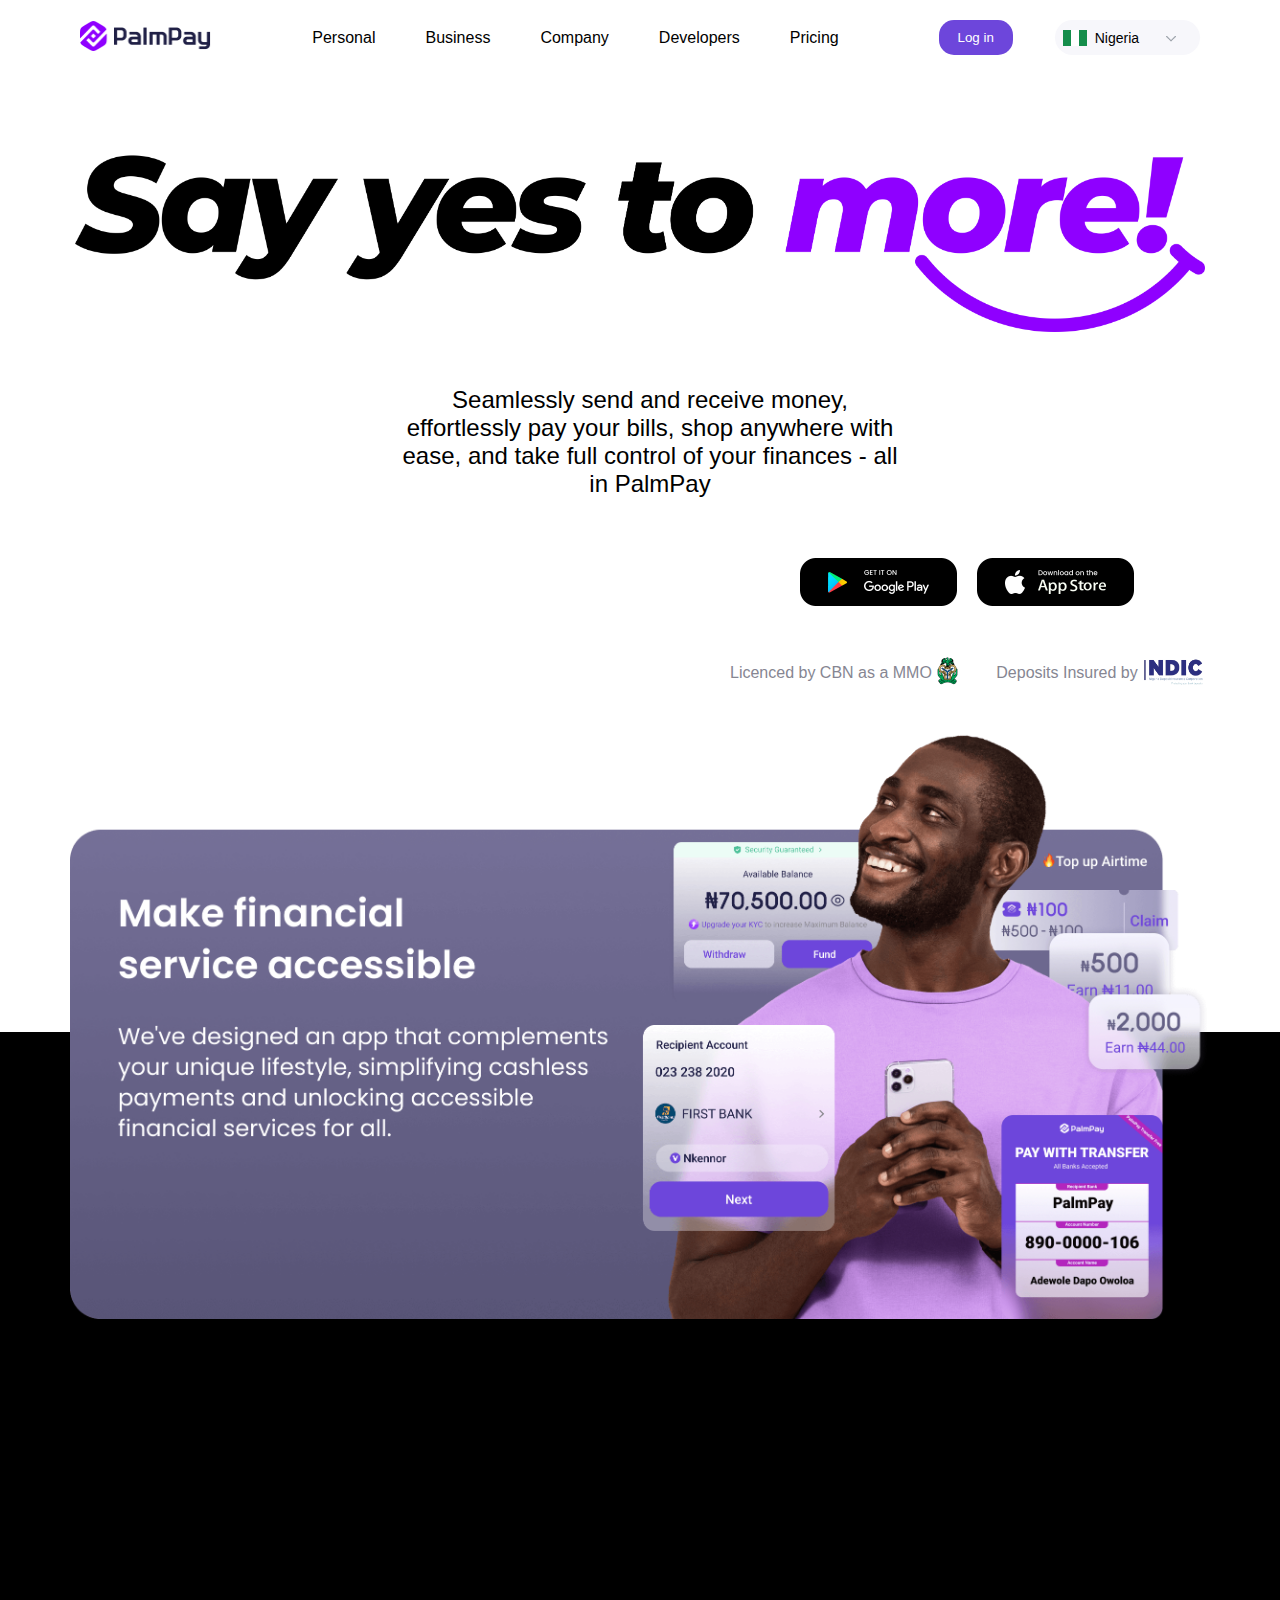
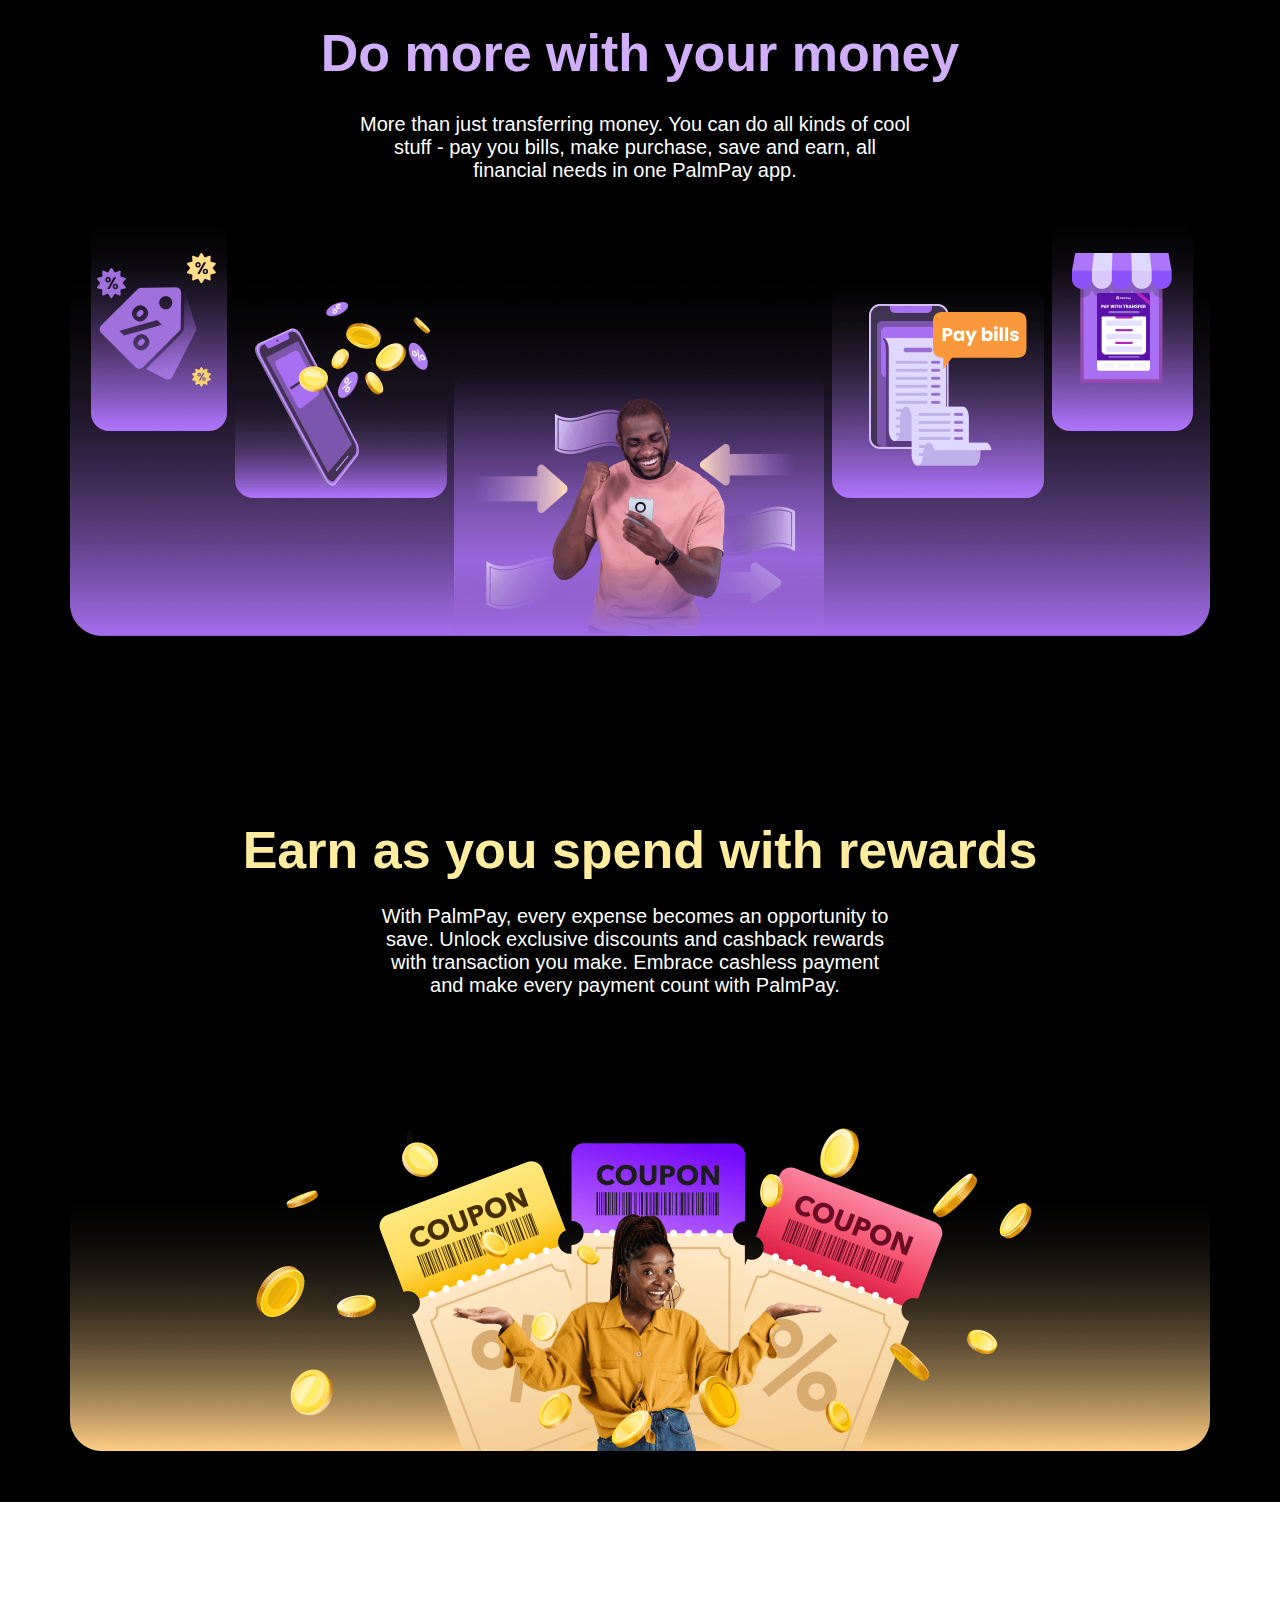
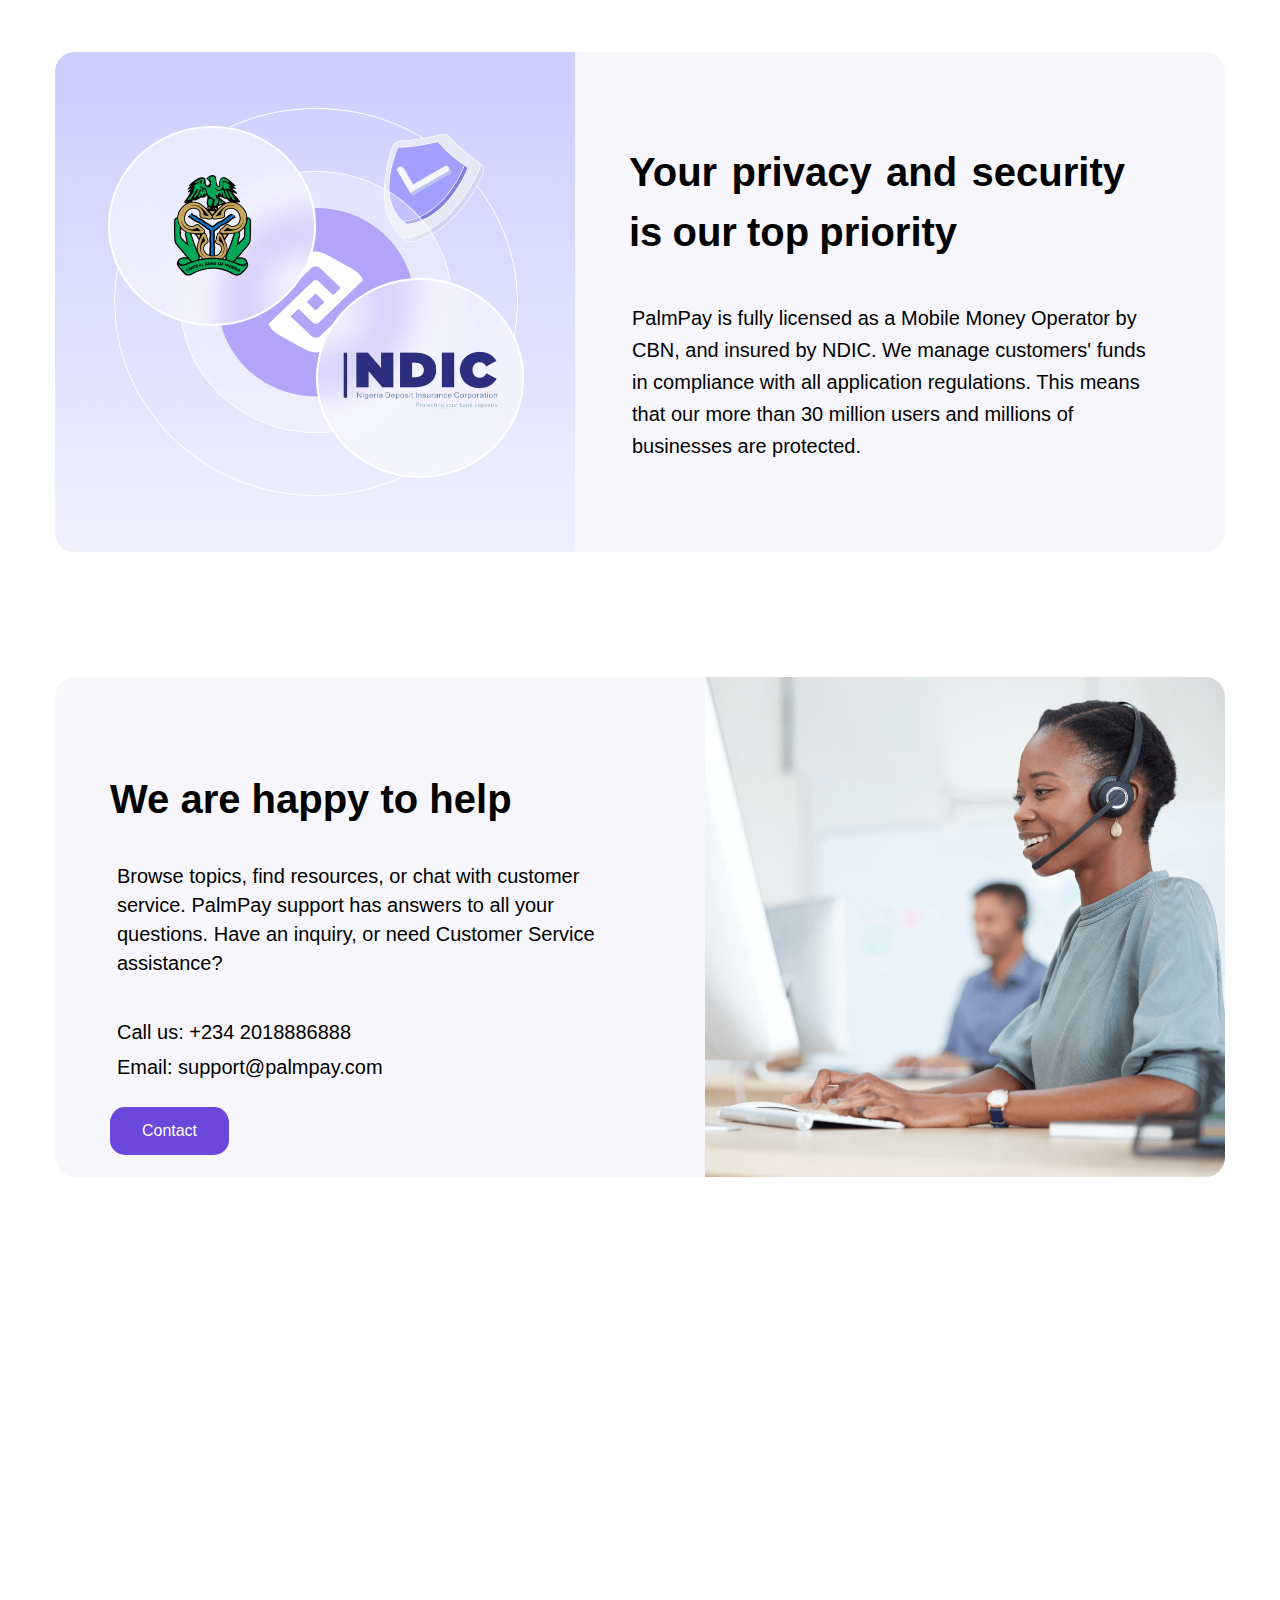
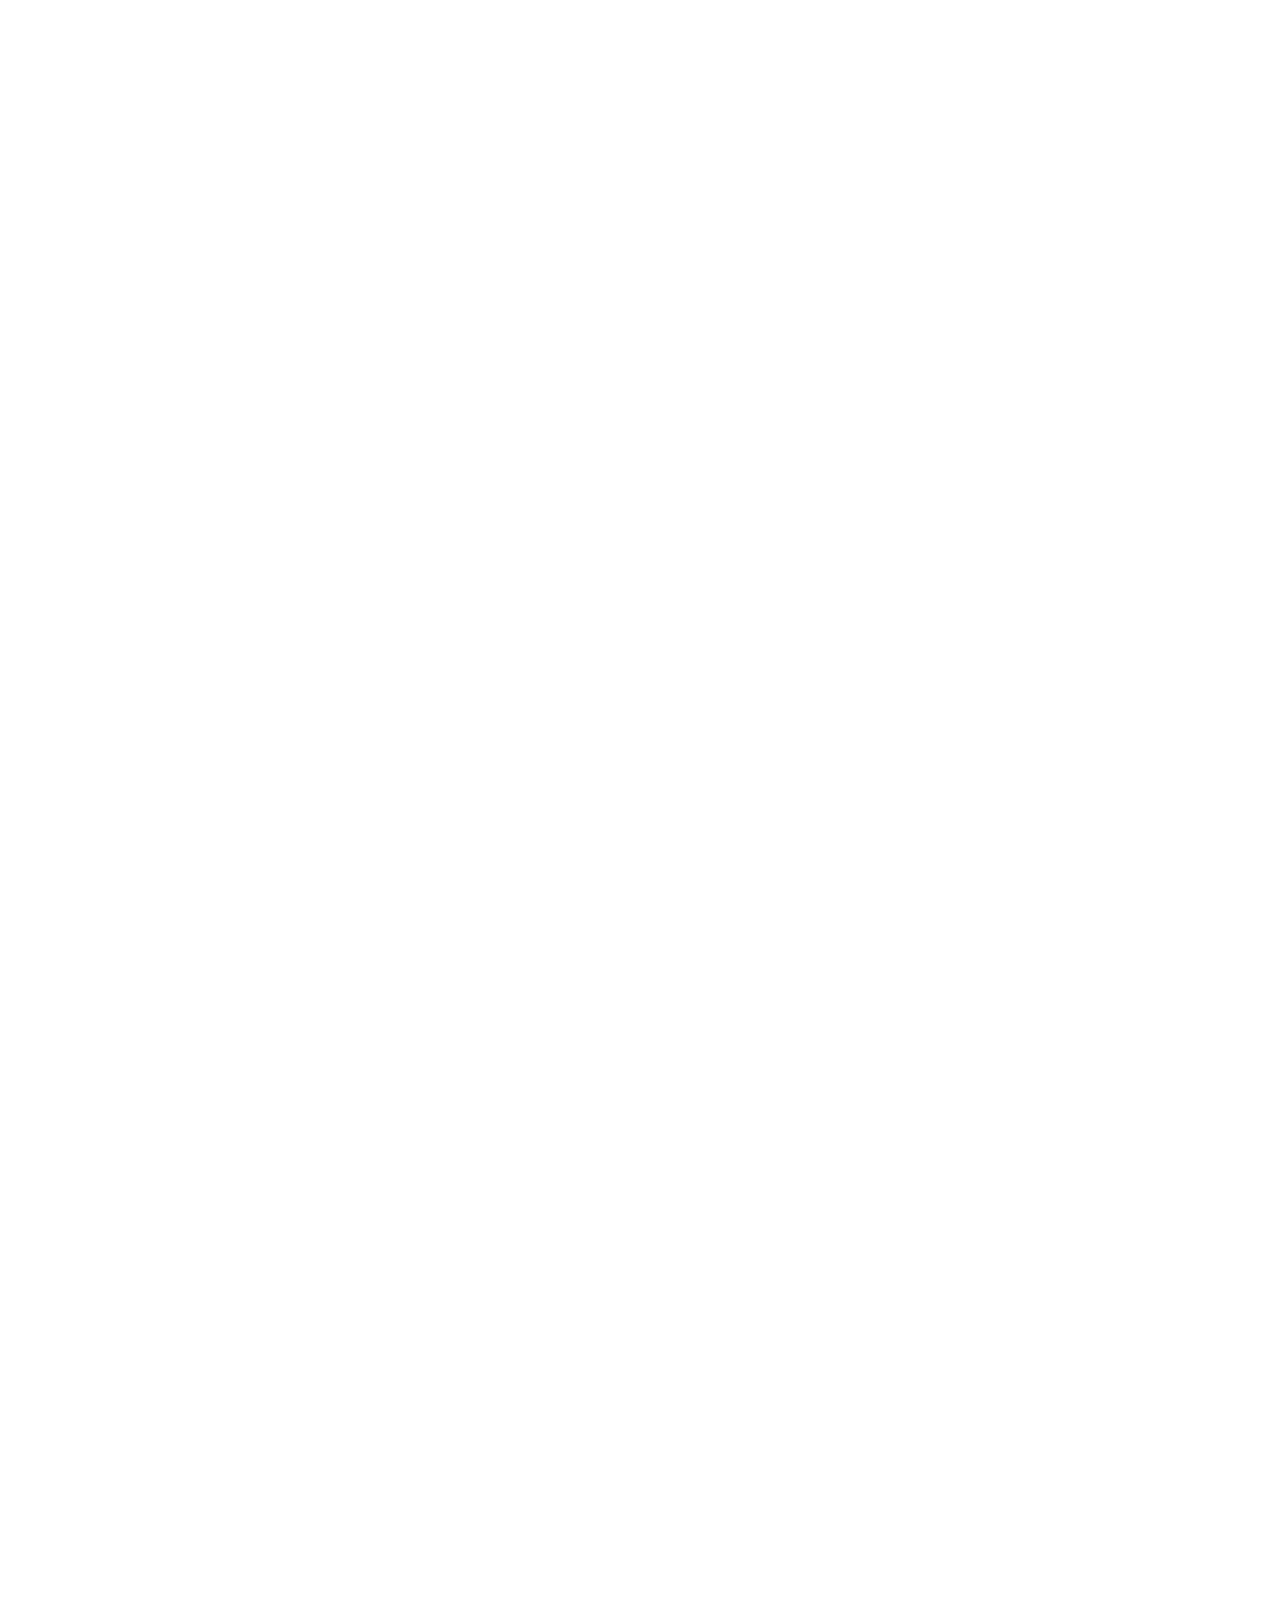
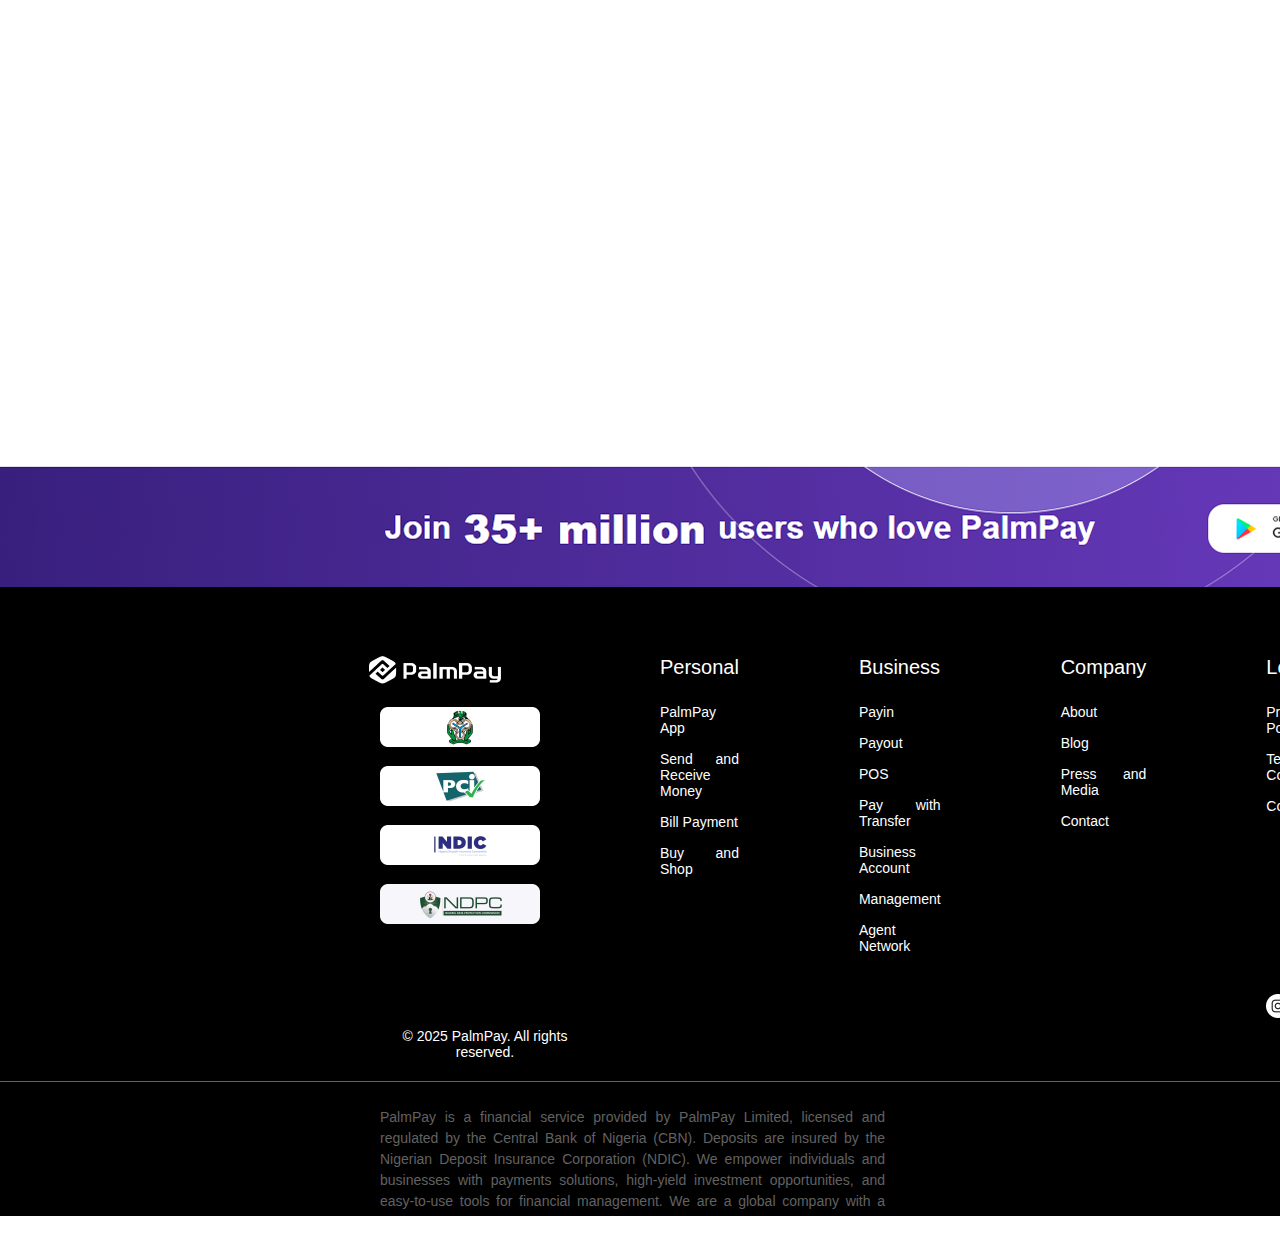
<file: index.html>
<!DOCTYPE html>
<html lang="en">

<head>
    <meta charset="UTF-8">
    <meta name="viewport" content="width=device-width, initial-scale=1.0">
    <title>PalmPay | Say yes to more</title>
    <link rel="stylesheet" href="index.css">
    <link rel="icon" href="/favicon.ico">

</head>

<body>

    <section class="flex-container">

        <div class="flex-items">
            <img src="./img/logo.e481427a.png" alt="" width="132" height="32">
        </div>
        <ul>
            <li class="nav-links">
                <a href="">Personal</a>
            </li>
            <li class="nav-links">
                <a href="">Business</a>

            </li>
            <li class="nav-links">
                <a href="">Company</a>
            </li>
            <li class="nav-links">
                <a href=""> Developers </a>
            </li>
            <li class="nav-links">
                <a href="">Pricing</a>
            </li>
        </ul>



        <div class="flex-items2">

            <button class="nav-btn">Log in</button>


            <span>
                <img src="./img/NG.png" alt="" width="24" class="ng-drop">
            </span>
            <span>
                <img src="./img/Frame.39a51b59.png" alt="" width="18" class="arrow-down">
            </span>

            <select name="Countries" id="countries-select">
                <optgroup label="Select Region">
                    <option value="0">Nigeria</option>
                    <option value="1">Tanzania</option>
                    <option value="2">Ghana</option>
                </optgroup>
            </select>


            <!-- Select Region for small devices and medium devices (max-width: px) -->
            <span>
                <img src="./img/NG.png" alt="" width="20" class="ng-drop-sm">
            </span>
            <span>
                <img src="./img/arrow-up-svgrepo-com.svg" alt="" width="16" class="arrow-up-sm">
            </span>

            <select name="Countries" id="countries-select-sm">
                <optgroup label="Select Region">
                    <option value="0"></option>
                    <option value="1">Nigeria</option>
                    <option value="2">Tanzania</option>
                    <option value="3">Ghana</option>
                </optgroup>
            </select>

        

            <div class="ham">
                <img src="./img/menu-duo-lg-svgrepo-com.svg" alt="" width="32">
            </div>
        </div>



    </section>








    <section class="hero-section">
        <img src="./img/Slogan.42823a0f.png" alt="">

        <p>
            Seamlessly send and receive money, effortlessly pay your bills, shop anywhere with ease, and take full
            control of your finances - all in PalmPay
        </p>

    </section>


    <div id="get-app">
        <a href="">
            <img src="./img/googlePlayBlack.1a580bf8.png" alt="" id="google">
        </a>

        <a href="">
            <img src="./img/appStoreBlack.d61e6117.png" alt="" id="app">
        </a>
    </div>


    <div class="text">
        <p>Licenced by CBN as a MMO <img src="./img/centralBankBlack.9c697f56.png" alt="" width="22" height="28">
        </p>
        
        <p>Deposits Insured by <img src="./img/NDICBlack.ff0f2bf9.png" alt="" width="62" height="28">
        </p>
    </div>




    <!-- Section for about  -->
    <section id="about">
        <img src="./img/actualSm.png" alt="" class="about-img-sm" style="">
        <img src="./img/makeFinancial.16856f8a.png" class="about-img"  alt="">


        <div class="about-content1">
            <h1>Do more with your money</h1>
            <p>More than just transferring money. You can do all kinds of cool stuff - pay you bills, make purchase,
                save and earn, all financial needs in one PalmPay app.</p>
            
            <img src="./img/content1img.png" alt="" class="content1-img-sm">
            <img src="./img/payBills.0efc6845.png" alt="" class="content1-img-lg">
        </div>

        <div class="about-content2" style="">
            <h2>Earn as you spend with rewards</h2>
            <p>With PalmPay, every expense becomes an opportunity to save. Unlock exclusive discounts and cashback
                rewards with transaction you make. Embrace cashless payment and make every payment count with PalmPay.
            </p>
            
            <img src="./img/content2img.png" alt="" class="content2-img-sm">
            <img src="./img/coupons.b7c11783.png" alt="" class="content2-img-lg">
        </div>

    </section>







    <!-- section for security and contact -->


    <section class="sec-con">


        <div class="security">
            <div class="sec-img">
                <img src="./img/NDIC.80dcf580.png" alt="" >
            </div>

            <div class="content-text">
                <h1>Your privacy and security is our top priority</h1>
                <p>PalmPay is fully licensed as a Mobile Money Operator by CBN, and insured by NDIC. We manage
                    customers' funds in compliance with all application regulations. This means that our more than 30
                    million users and millions of businesses are protected.
                </p>
            </div>
        </div>

    <!-- On smaller devices -->
        
        <div class="security-sm">
            <div class="sec-img-sm">
                <img src="./img/NDIC.80dcf580.png" alt="" >
            </div>

            <div class="content-text-sm">
                <h1>Your privacy and security is our top priority</h1>
                <p>PalmPay is fully licensed as a Mobile Money Operator by CBN, and insured by NDIC. We manage
                customers' funds in compliance with all application regulations. This means that our more than 30
                million users and millions of businesses are protected.
                </p>
            </div>
        </div>




        <div class="contact">

            <div class="content-text2">
                <h1>We are happy to help</h1>

                <p>Browse topics, find resources, or chat with customer service. PalmPay support has answers to all your
                    questions. Have an inquiry, or need Customer Service assistance?</p>

                <p id="pii">Call us: +234 2018886888</p>
                <p id="piii">Email: support@palmpay.com</p>

                <button id="contact-btn">Contact</button>
            </div>

            <div>
                <img src="./img/HelpCenter.7adf53ab.png" alt="" width="520" height="500" class="contact-img">
            </div>

        </div>

        <!-- On smaller devices -->


        <div class="contact-sm">

            <div>
                <img src="./img/HelpCenter.7adf53ab.png" alt="" width="520" height="500" class="contact-img-sm">
            </div>

            <div class="content-text2-sm">
                <h1>We are happy to help</h1>

                <p>Browse topics, find resources, or chat with customer service. PalmPay support has answers to all your
                    questions. Have an inquiry, or need Customer Service assistance?</p>

                <p id="pii-sm">Call us: +234 2018886888</p>
                <p id="piii-sm">Email: support@palmpay.com</p>

                <button id="contact-btn-sm">Contact</button>

            </div>

    
        </div>

    </section>


    <section class="users">
        <img src="./img/palm.png" alt="" class="user-img-lg">
        <img src="img/users-sm.png" alt="" class="user-img-sm" width="430">

        <div class="users-app">
            <a href="">
                <img src="./img/googlePlay.white.png" alt="" class="google-app">
            </a>
    
            <a href="">
                <img src="./img/appStore.white.png" alt="" class="apple">
            </a>
        </div>
    </section>






    <!-- Footer -->

    <footer>
        <div class="flex-img">
            <li>
                <img src="./img/logoLight.c6470eab.png" alt="" width="132" height="32">
            </li>
            <li class="li-img">
                <img src="./img/cblight.png" alt="" width="160px" height="40px">
            </li>

            <li class="li-img">
                <img src="./img/PCI.61c854da.png" alt="" width="160px" height="40px">
            </li>

            <li class="li-img">
                <img src="./img/NDIC.2b6dc455.png" alt="" width="160px" height="40px">
            </li>

            <li class="li-img">
                <img src="./img/NDPC.5e0c1fc1.png" alt="" width="160px" height="40px">
            </li>

            <p class="copy">© 2025 PalmPay. All rights reserved.</p>
        </div>

        <div id="personal">
            <p class="pp">Personal</p>
            <li class="personal-texts">
                <a href="" style="text-decoration: none; color: white;"> PalmPay App</a>
            </li>
            <li class="personal-texts">
                <a href="" style="text-decoration: none; color:white ;"> Send and Receive Money
                </a>
            </li>
            <li class="personal-texts">
                <a href="" style="text-decoration: none; color:white"> Bill Payment </a>
            </li>
            <li class="personal-texts">
                <a href="" style="text-decoration: none; color:white">Buy and Shop</a>
            </li>
        </div>

        <div>
            <p class="pp">Business</p>
            <li class="personal-texts">
                <a href="" style="text-decoration: none; color: white;"> Payin</a>
            </li>
            <li class="personal-texts">
                <a href="" style="text-decoration: none; color:white ;"> Payout</a>
            </li>
            <li class="personal-texts">
                <a href="" style="text-decoration: none; color:white"> POS </a>
            </li>
            <li class="personal-texts">
                <a href="" style="text-decoration: none; color:white">Pay with Transfer</a>
            </li>
            <li class="personal-texts">
                <a href="" style="text-decoration: none; color: white;"> Business Account</a>
            </li>
            <li class="personal-texts">
                <a href="" style="text-decoration: none; color:white ;"> Management</a>
            </li>
            <li class="personal-texts">
                <a href="" style="text-decoration: none; color:white">Agent Network</a>
            </li>

        </div>

        <div>
            <p class="pp">Company</p>
            <li class="personal-texts">
                <a href="" style="text-decoration: none; color: white;"> About</a>
            </li>
            <li class="personal-texts">
                <a href="" style="text-decoration: none; color:white ;"> Blog</a>
            </li>
            <li class="personal-texts">
                <a href="" style="text-decoration: none; color:white"> Press and Media </a>
            </li>
            <li class="personal-texts"><a href="" style="text-decoration: none; color:white">Contact
                </a></li>
        </div>

        <div>
            <p class="pp">Legal</p>
            <li class="personal-texts"> <a href="" style="text-decoration: none; color: white;"> Privacy Policy</a>
            </li>
            <li class="personal-texts">
                <a href="" style="text-decoration: none; color:white ;"> Terms & Conditions</a>
            </li>
            <li class="personal-texts">
                <a href="" style="text-decoration: none; color:white"> Complaints </a>
            </li>

            <a href="" class="socials">
                <img src="./img/Instagram.402c19f4.png" alt="" width="24" height="24">
            </a>
            <a href="" class="socials">
                <img src="./img/Facebook.994376ce.png" alt="" width="24" height="24" width="24" height="24"> </a>
            <a href="" class="socials">
                <img src="./img/XCorp.24c83d0b.png" alt="" width="24" height="24"> </a>
            <a href="" class="socials">
                <img src="./img/LinkedIn.ffb330cb.png" alt="" width="24" height="24"> </a>
        </div>
    </footer>

    <footer class="footer-text">
        <p>
            PalmPay is a financial service provided by PalmPay Limited, licensed and regulated by the Central Bank of
            Nigeria (CBN). Deposits are insured by the Nigerian Deposit Insurance Corporation (NDIC). We empower
            individuals and businesses with payments solutions, high-yield investment opportunities, and easy-to-use
            tools for financial management. We are a global company with a presence in Nigeria, Ghana, Tanzania, and the
            United Kingdom.
        </p>
    </footer>
</body>

</html>
</file>
<file: index.css>
* {
    margin: 0;
    padding: 0;
    box-sizing: border-box;
}

@import url('https://fonts.cdnfonts.com/css/sheriff-2');


html,
body {
    font-family: 'TheSerif', sans-serif;
    /* align-items: center; */
    text-align: center;
    /* max-width: 100%; */
    overflow-x: hidden;


}


.flex-container {
    position: fixed;
    top: 0;
    display: flex;
    justify-content: center;
    gap: 100px;
    overflow: hidden;
    max-width: 100%;
    background-color: white;
    align-items: center;
    padding: 5px 0px 0px 0px;
    width: 100%;
    height: 70px;
    z-index: 10;

}




.palm-logo {
    width: 132px;
    height: 32px;
    max-width: 100%;
}

ul {
    display: flex;
    gap: 50px;
    font-size: 16px;
    list-style: none;

}



.nav-links a {
    text-decoration: none;
    color: black;
}


.flex-items2 {
    display: flex;
    align-items: center;
}


.nav-btn {
    border: none;
    border-radius: 15px;
    width: 74px;
    height: 35px;
    color: white;
    background-color: #6d46db;
}



.ng-drop{
    position: relative;
    left: 50px;
    top: 2px;
}

.arrow-down{
    position: relative;
    left: 125px;
    top: 2px;
}

#countries-select {
    appearance: none;
    font-size: 14px;
    border: none;
    width: 145px;
    border-radius: 25px;
    height: 35px;
    text-align: left;
    background-color: #f7f7fb;
    padding: 4px 0px 4px 40px;
}







#countries-select-sm {
    display: none;
    appearance: none;
    border: none;
    width: 60px;
    margin-right: 5px;
    border-radius: 25px;
    height: 35px;
    text-align: left;
    background-color: #f7f7fb;
    padding: 4px 0px 4px 40px;
}


.ng-drop-sm{
    display: none;
    position: relative;
    left: 48px;
    top: 2px;
}

.arrow-up-sm{
    display: none;
    position: relative;
    left: 52px;
    top: px;
}


.ham {
    display: none;
}






.hero-section {
    text-align: center;
    margin-top: 40px;
}

.hero-section img {
    margin-top: 100px;
    width: 1130px;
    height: 192px;
    /* max-width: 100%; */

}

.sm-img{
    display: none;
}

.hero-section p {
    margin-top: 50px;
    text-align: center;
    align-items: center;
    font-size: 24px;
    padding: 0px 380px 0px 400px;
}


#get-app {
    display: flex;
    margin-left: 800px;
    margin-top: 60px;
    align-items: center;
    text-align: center;
    gap: 20px;
}

#google {
    /* margin-left: 30px; */
    width: 157px;
    height: 48px;
}

#app {
    width: 157px;
    height: 48px;
}

.text {
    font-size: 16px;
    margin-left: 730px;
    margin-top: 40px;
    display: flex;
    gap: 38px;
    text-align: center;
    align-items: center;
    color: #868692;
}

.text p img {
    position: relative;
    top: 7px;
}





#about {
    text-align: center;
    align-items: center;
    position: relative;
    margin-top: 350px;
    background-color: black;
    background-size: cover;
    height: 230vh;
    width: 100%;
}


.about-img-sm{
    display: none;
}



.about-img {
    position: relative;
    bottom: 300px;
    width: 1140px;
    height: 587px;
}



.about-content1 h1 {
    text-align: center;
    margin-bottom: 30px;
    font-size: 52px;
    color: #d0aefa;
}


.about-content1 p {
    margin-top: 25px;
    font-size: 20px;
    /* text-align: center;
    align-items: center; */
    color: white;

    padding: 0px 370px 0px 360px;
}

.content1-img-sm{
    display: none;
}


.content1-img-lg{
    width: 1140px;
    height: 454px;
}






.about-content2 h2 {
    margin-top: 180px;
    font-size: 52px;
    color: #ffec9f !important;
}

.about-content2 p {
    margin-top: 25px;
    font-size: 20px;
    /* text-align: center;
    align-items: center; */
    color: white;
    padding: 0px 390px 0px 380px;
}

.content2-img-sm{
    display: none;

}

.content2-img-lg{
    width: 1140px;
    height: 454px;
}


.sec-con{
    margin-bottom: 1500px;
}


.security {
    display: flex;
    justify-content: center;
    margin-top: 150px;
    height: 75vh;
    padding-bottom: 0px;
    /* border: 4px solid red; */

}



.security img {
    border-top-left-radius: 20px;
    border-bottom-left-radius: 20px;
    width: 520px;
    height: 500px;
}

.content-text {
    background-color: #f7f7fb;
    width: 650px;
    height: 500px;
    padding-left: 50px;
    text-align: justify;
    border-top-right-radius: 20px;
    border-bottom-right-radius: 20px;
}


.content-text h1 {
    margin-top: 90px;
    padding: 0px 100px 0px 4px;
    font-size: 40px;
    line-height: 1.5;
    word-spacing: -1px;
}


.content-text p {
    margin-top: 40px;
    font-size: 20px;
    line-height: 1.6;
    text-align: left;
    padding: 0px 70px 0px 7px;
}





.security-sm {
    display: none;
    margin-top: 150px;

}



.security-sm img {
    display: none;
    border-top-left-radius: 20px;
    border-bottom-left-radius: 20px;

}

.content-text-sm {
    display: none;
    background-color: #f7f7fb;
    padding: 6px 0px 0px 20px;
    text-align: justify;
    border-top-right-radius: 20px;
    border-bottom-right-radius: 20px;
}


.content-text-sm h1 {
    display: none;
    margin-top: 30px;
    font-size: 24px;
    line-height: 1.5;
    word-spacing: -1px;
}


.content-text-sm p {
    display: none;
    margin-top: 20px;
    font-size: 14px;
    padding: 0px 8px 0px 0px;
    line-height: 1.6;
    text-align: left;
}








.contact {
    margin-top: 10px;
    display: flex;
    justify-content: center;
    height: 75vh;
    position: relative;
    bottom: 60px;
}



.content-text2 {
    padding-left: 55px;
    text-align: justify;
}

.content-text2 h1 {
    margin-top: 100px;
    font-size: 40px;
}


.content-text2 p {
    margin-top: 40px;
    font-size: 20px;
    line-height: 1.45;
    text-align: left;
    padding: 0px 70px 0px 7px;
}

#pii {
    margin-bottom: 6px;
}

#piii {
    margin-top: 4px;
}

#contact-btn {
    font-size: 16px;
    margin-top: 25px;
    border: none;
    border-radius: 15px;
    width: 119px;
    height: 48px;
    color: white;
    background-color: #6d46db;
}

.content-text2 {
    margin-bottom: 100px;
    background-color: #f7f7fb;
    width: 650px;
    height: 500px;
    border-top-left-radius: 20px;
    border-bottom-left-radius: 20px;

}

.contact-img {
    border-top-right-radius: 20px;
    border-bottom-right-radius: 20px;

}



/* On small devices */

.contact-sm {
    display: none;
    margin-top: 10px;
    display: flex;
    justify-content: center;
    height: 75vh;
    position: relative;
    bottom: 60px;
}

.contact-img-sm {
    display: none;
    border-top-right-radius: 20px;
    border-bottom-right-radius: 20px;

}

.content-text2-sm {
    display: none;
    padding-left: 55px;
    text-align: justify;
}

.content-text2-sm h1 {
    display: none;
}


.content-text2-sm p {
    display: none;
    margin-top: 40px;
    font-size: 20px;
    line-height: 1.45;
    text-align: left;
    padding: 0px 70px 0px 7px;
}

#pii-sm {
    display: none;
    margin-bottom: 6px;
}

#piii-sm {
    display: none;
    margin-top: 4px;
}

#contact-btn-sm {
    display: none;
    font-size: 12px;
    margin-top: 20px;
    border: none;
    border-radius: 10px;
    width: 105px;
    height: 38px;
    color: white;
    background-color: #6d46db;
}

.content-text2-sm {
    margin-bottom: 100px;
    background-color: #f7f7fb;
    width: 650px;
    height: 500px;
    border-top-left-radius: 20px;
    border-bottom-left-radius: 20px;

}








.user-img-lg {
    position: relative;
    top: 65px;
}

.user-img-sm{
    display: none;
}


.users-app {
    display: none;
    display: flex;
    margin-left: 800px;
    margin-top: 60px;
    align-items: center;
    text-align: center;
    gap: 20px;
    position: relative;
    bottom: 30px;
}

.google-app {
    display: none;
    /* margin-left: 30px; */
    width: 120px;
    height: 48px;
}

.apple {
    display: none;
    width: 157px;
    height: 48px;
}





footer {
    background-color: black;
    display: flex;
    height: 55vh;
    padding: 70px 330px;
    gap: 120px;

}



.li-img {
    list-style: none;
    margin-top: 15px;
    margin-left: 50px;
}

.copy {
    position: relative;
    font-size: 14px;
    color: white;
    left: 50px;
    top: 100px;
}

.pp {
    text-align: justify;
    color: white;
    font-size: 20px;
    margin-bottom: 25px;

}

.personal-texts {
    font-size: 14px;
    margin-top: 15px;
    text-align: justify;
    list-style: none;
    color: white !important;
}



.socials {
    position: relative;
    text-decoration: none;
    color: white;
    top: 180px;
    margin-right: 10px;
}

.footer-text {
    background-color: black;
    height: 15vh;
    border-top: 1px solid #626262;
    padding: 25px 395px 0px 380px;
}

.footer-text p {
    font-size: 14px;
    color: #626262;
    line-height: 1.5;
    text-align: justify;
    /* padding-right: 5px; */
}


/* Responsiveness */

@media screen and (max-width: 850px) {
    ul {
        display: none;

    }

    

    .nav-btn {
        display: none;
    }

    .ng-drop{
        display: none;
        
    }
    
    .arrow-down{
        display: none;
        
    }

    #countries-select {
        display: none;
    }

    #countries-select-sm {
        display: block;
        appearance: none;
        border: none;
        width: 55px;
        border-radius: 25px;
        height: 35px;
        background-color: #f7f7fb;
        
    }
    
    
    .ng-drop-sm{
        position: relative;
        display: block;
        top: 0;
        left: 50px;
    
    }
    
    .arrow-up-sm{
        position: relative;

        display: block;
    
    }
    .ham {
        display: block;
    }


    .hero-section img {
        margin-top: 70px;
        width: 360px;
        height: 70px;
    }
    
    .hero-section p {
        margin-top: 40px;
        text-align: center;
        align-items: center;
        font-size: 14px;
        padding: 0px 8px 0px 13px;
    }


    #get-app {
        display: flex;
        justify-content: center;
        margin-left: 0px;
        margin-top: 30px;
        align-items: center;
        gap: 14px;
    }
    
    #google {
        width: 100px;
        height: 30px;
    }
    
    #app {
        width: 100px;
        height: 30px;
    }
    
    .text {
        font-size: 11px;
        margin-left: 25px;
        margin-top: 15px;
        display: flex;
        gap: 10px;
        text-align: center;
        align-items: center;
        color: #868692;
    }

    .text p{
        height: 25px;
    }




    #about {
        text-align: center;
        align-items: center;
        position: relative;
        margin-top: 275px;
        background-color: black;
        background-size: cover;
        height: 203vh;
        width: 100%;
    }
    
    
    .about-img {
        display: none;
        
        /* height: 100vh; */
    }
    .about-img-sm{
        display: block;
        max-width: 100%;
        position: relative;
        bottom: 200px;
        margin-left: 5px;
        /* border: 3px solid red; */
        
    }

    .about-content1 h1 {
        text-align: center;
        position: relative;
        bottom: 130px;
        font-size: 24px;
        color: #d0aefa;
    }
    
    
    .about-content1 p {
        position: relative;
        bottom: 140px;
        font-size: 14px;
        padding: 0px 21px 0px 13px;
    }

    
    .content1-img-lg{
        display: none;
    }

    .content1-img-sm{
        display: block;
        max-width: 100%;
        position: relative;
        right: 1px;
        bottom: 180px;

    }
    


    .about-content2 h2 {
        text-align: center;
        position: relative;
        bottom: 230px;
        font-size: 24px;
        padding: 0px 25px 0px 5px;
        color: #ffec9f !important;
        /* border: 4px solid red; */
    }
    
    .about-content2 p {
        position: relative;
        bottom: 235px;
        font-size: 14px;
        padding: 0px 21px 0px 13px;
    }
    .content2-img-sm{
        display: block;
        max-width: 100%;
        position: relative;
        bottom: 255px;

    }

    .content2-img-lg{
        display: none;
    }


    .sec-con{
        margin-bottom: 770px;
    }
    .security {
        display: none;
    
    }

    .security-sm {
        display: block;
        margin-top: 80px;
        height: 45vh;
        padding-bottom: 0px;
    
    }
    
    
    
    .security-sm img {
        display: block;
        margin-left: 17px;
        border-top-left-radius: 20px;
        border-top-right-radius: 20px;
        border-bottom-left-radius: 0px;
        width: 355px;
        height: 400px;
    }
    
    .content-text-sm {
        display: block;
        margin-left: 17px;
        width: 355px;
        height: 300px;
        position: relative;
        bottom: 80px;
        padding-left: 10px 5px 0px 0px;
        text-align: left;
        border-bottom-left-radius: 20px;
        border-bottom-right-radius: 20px;
        border-top-right-radius: 0px;
    }
    
    
    .content-text-sm h1 {
        display: block;
        
    }
    
    
    .content-text-sm p {
        display: block;
    }
    



    .contact {
        display: none;
        
    }



    .content-text2 {
        display: none;
    }
    
    .content-text2 h1 {
        display: none;

    }
    
    
    .content-text2 p {
        display: none;

    }
    
    #pii {
        display: none;
    }
    
    #piii {
        display: none;
    }
    
    #contact-btn {
        display: none;

    }
    
    .content-text2 {
        display: none;

    
    }
    
    .contact-img {
        display: none;

    
    }


    .contact-sm {
        display: block;
        margin-top: 10px;
        height: 45vh;
        position: relative;
        top: 350px;
        /* margin-bottom: 0px; */
    }
    
    .contact-img-sm {
        display: block;
        border-top-right-radius: 20px;
        border-top-left-radius: 20px;
        border-bottom-right-radius: 0px;
        margin-left: 18px;
        width: 355px;
        height: 400px;
        position: relative;
        bottom: 20px;
    
    }
    
    .content-text2-sm {
        display: block;
        padding: 10px 5px 0px 20px;
        text-align: justify;
        width: 355px;
        height: 300px;
        margin-left: 18px;
        position: relative;
        bottom: 30px;
        border-top-right-radius: 0px;
        border-top-left-radius: 0px;

    }
    
    .content-text2-sm h1 {
        display: block;
        margin-top: 25px;
        font-size: 24px;
        padding: 0px 10px 0px 0px;

    }
    
    
    .content-text2-sm p {
        display: block;
        margin-top: 20px;
        font-size: 14px;
        line-height: 1.45;
        text-align: left;
        padding: 0px 3px 0px 2px;
    }
    
    #pii-sm {
        display: block;
        margin-bottom: 3px;
    }
    
    #piii-sm {
        display: block;
        margin-top: 2px;
    }
    
    #contact-btn-sm {
        display: block;
    }
    
    .content-text2-sm {
        display: block;
    }

    .user-img-lg{
        display: none;
    }
    .user-img-sm{
        display: block;
        max-width: 100%;
    }

    .users-app {
        display: none;
        display: flex;
        margin-left: 800px;
        margin-top: 60px;
        align-items: center;
        text-align: center;
        gap: 20px;
        position: relative;
        bottom: 30px;
    }
    
    .google-app {
        display: none;
        /* margin-left: 30px; */
        width: 120px;
        height: 48px;
    }
    
    .apple {
        display: none;
        width: 157px;
        height: 48px;
    }
}
</file>
